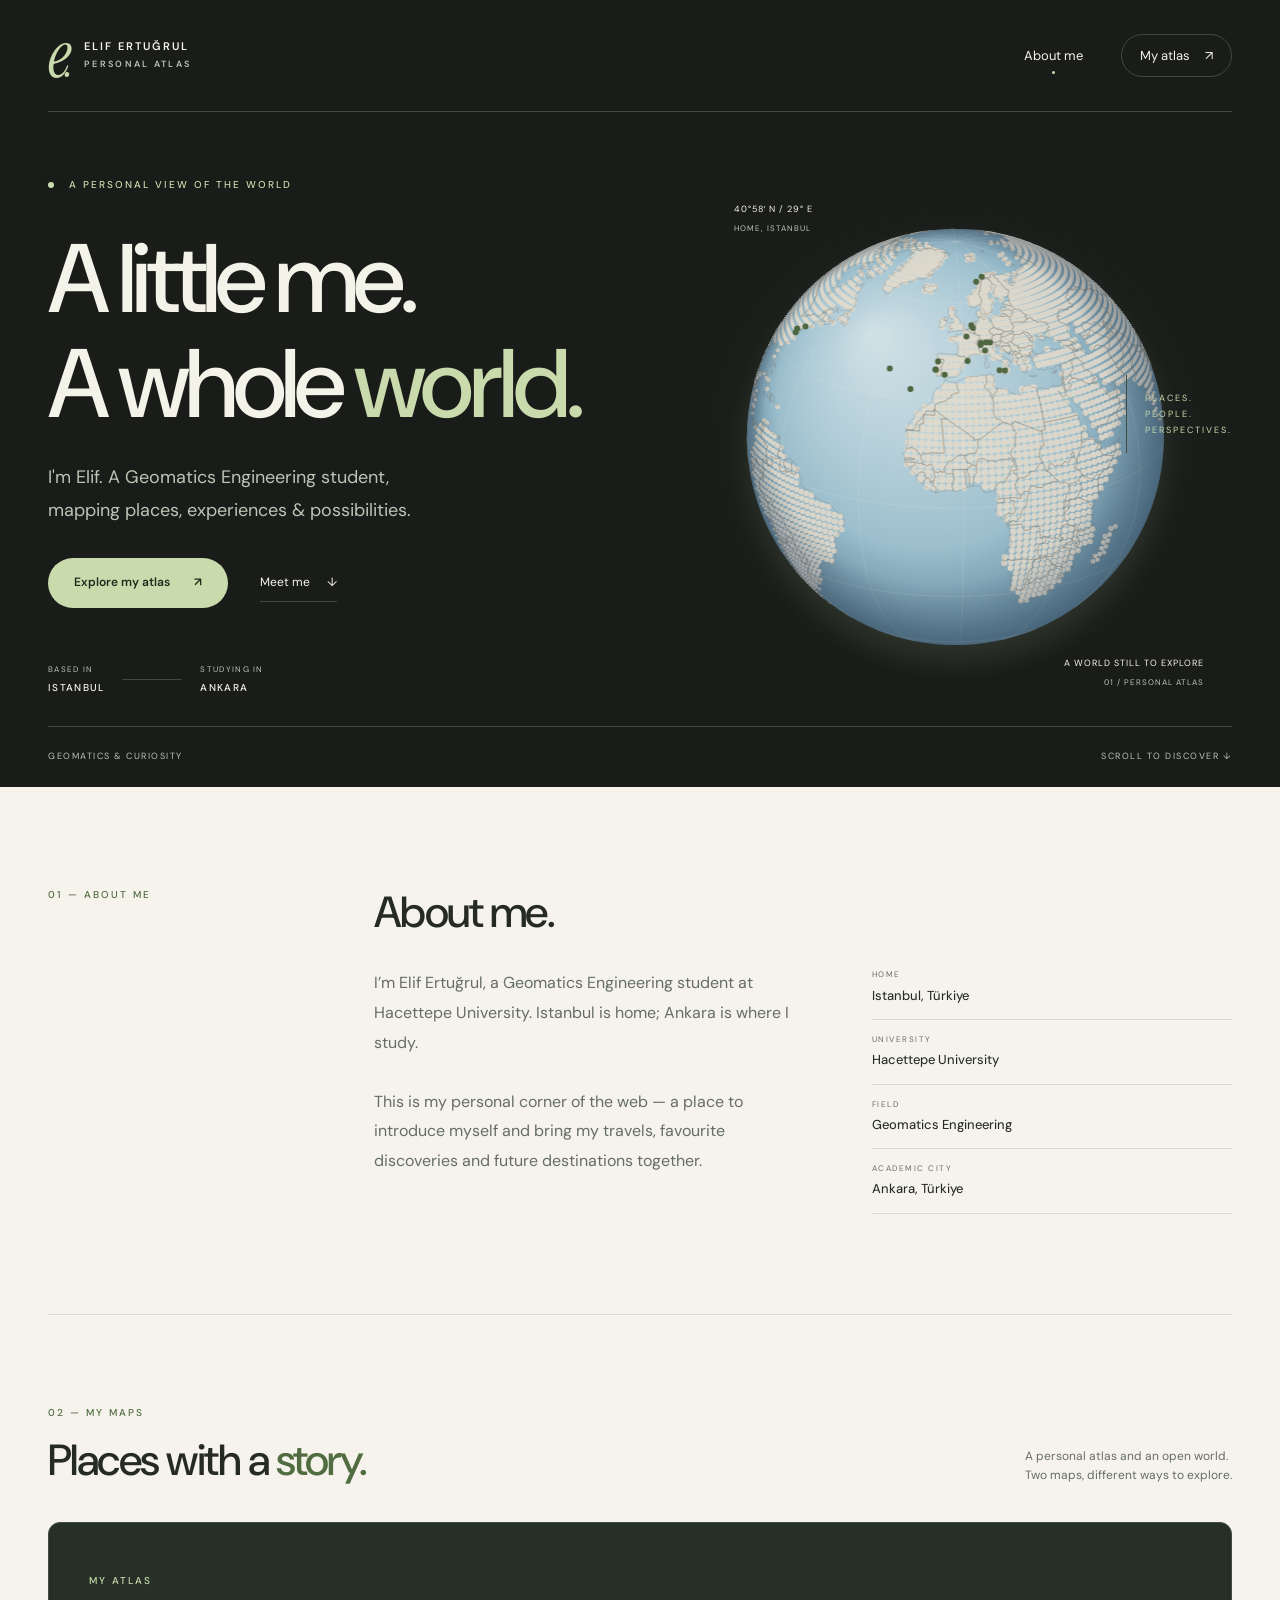
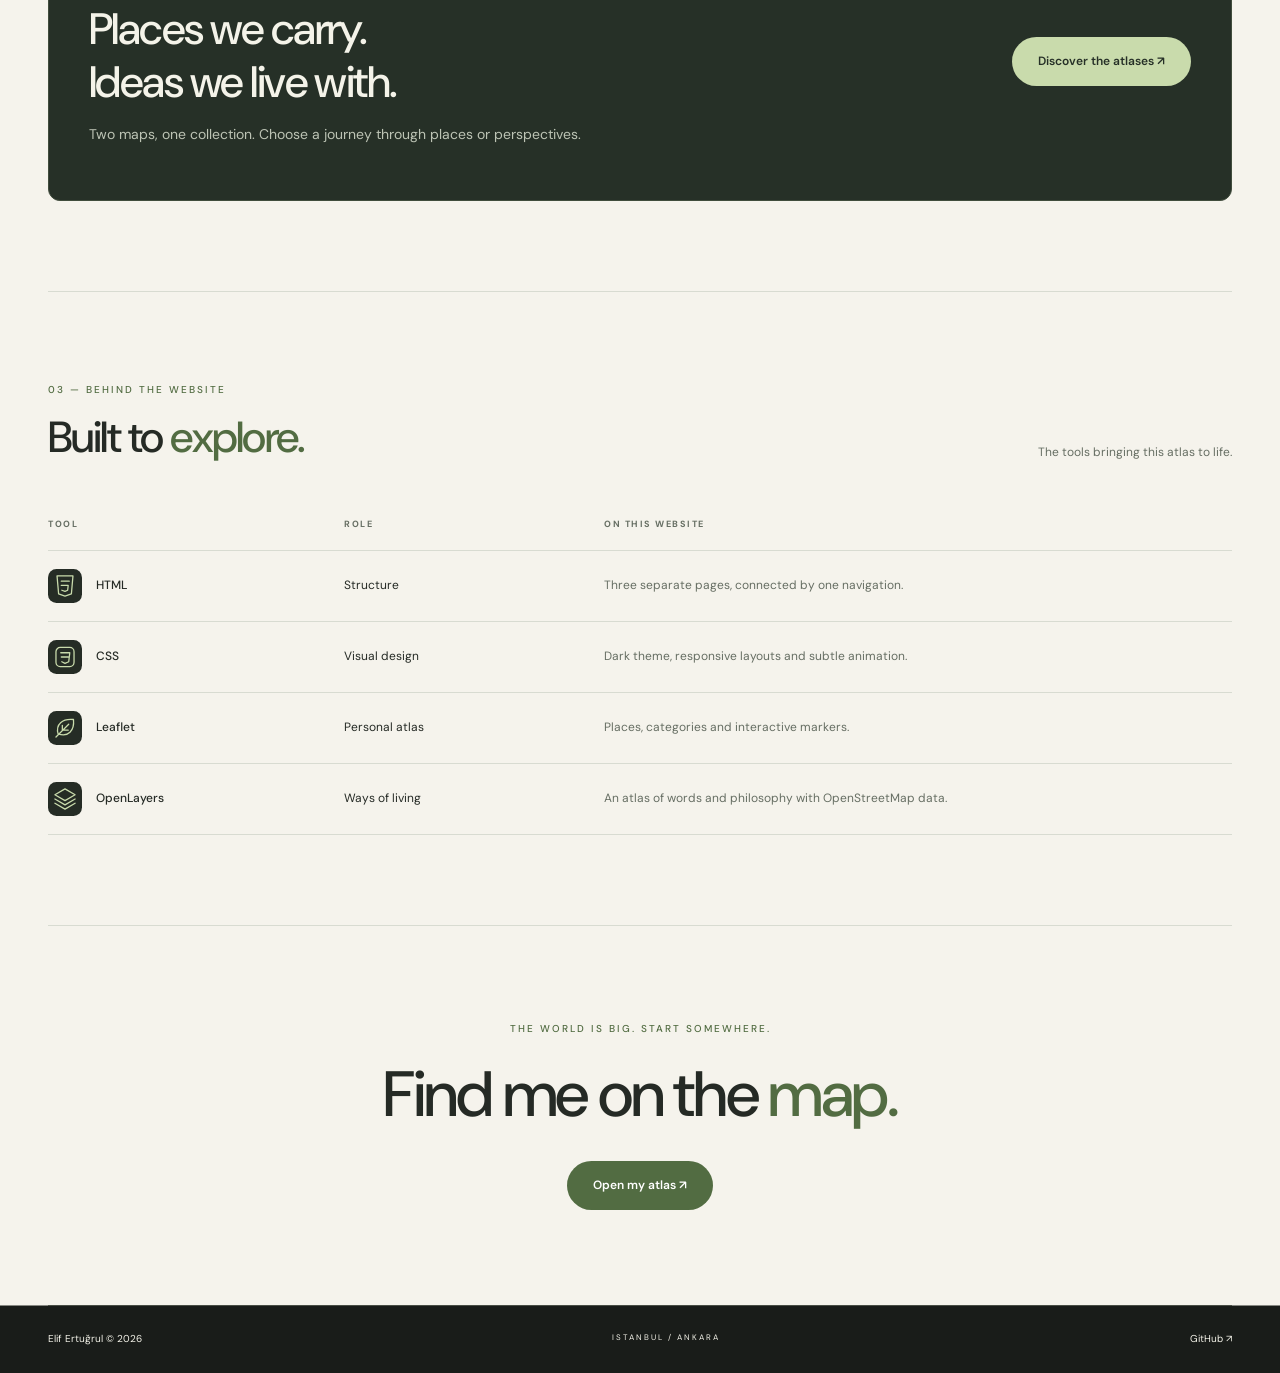
<file: index.html>
<!DOCTYPE html>
<html lang="en">
  <head>
    <meta charset="UTF-8" />
    <meta name="referrer" content="strict-origin-when-cross-origin" />
    <meta name="viewport" content="width=device-width,initial-scale=1" />
    <meta name="theme-color" content="#191c19" />
    <meta
      name="description"
      content="Elif Ertuğrul — Geomatics Engineering student. Based in Istanbul, studying in Ankara. A personal atlas of places and possibilities."
    />
    <title>Personal atlas | Elif Ertuğrul</title>
    <link rel="icon" href="assets/favicon.svg" type="image/svg+xml" />
    <link rel="stylesheet" href="style.css" />
  </head>
  <body>
    <a class="skip" href="#main">Skip to content</a>
    <header class="header">
      <a class="brand" href="index.html" aria-label="Elif Ertuğrul home"
        ><span class="brand-letter">e<span>.</span></span
        ><span class="brand-name"
          >ELIF ERTUĞRUL<br /><small>PERSONAL ATLAS</small></span
        ></a
      >
      <nav aria-label="Main navigation">
        <a href="index.html" aria-current="page">About me</a
        ><a href="atlas.html">My atlas <span>↗</span></a>
      </nav>
    </header>
    <main id="main">
      <section class="hero wrap">
        <div class="hero-copy">
          <div class="eyebrow">
            <span class="live-dot"></span> A PERSONAL VIEW OF THE WORLD
          </div>
          <h1>A little me.<br />A whole <span class="serif">world.</span></h1>
          <p class="hero-description">
            I'm Elif. A Geomatics Engineering student,<br class="desktop" />
            mapping places, experiences &amp; possibilities.
          </p>
          <div class="hero-actions">
            <a class="button primary" href="atlas.html"
              >Explore my atlas <span>↗</span></a
            ><a class="text-link" href="#about">Meet me <span>↓</span></a>
          </div>
          <div class="location-line">
            <span>BASED IN <b>ISTANBUL</b></span
            ><span class="line"></span><span>STUDYING IN <b>ANKARA</b></span>
          </div>
        </div>
        <div class="globe-scene" aria-label="Decorative globe illustration">
          <div class="globe-label label-top">
            40°58′ N / 29° E<span>HOME, ISTANBUL</span>
          </div>
          <canvas
            id="globe-3d"
            class="globe"
            role="img"
            aria-label="Rotating three-dimensional Earth with country boundaries"
          ></canvas>
          <div class="orbit-badge">PLACES.<br />PEOPLE.<br />PERSPECTIVES.</div>
          <div class="globe-label label-bottom">
            A WORLD STILL TO EXPLORE <span>01 / PERSONAL ATLAS</span>
          </div>
        </div>
        <div class="hero-bottom">
          <span>GEOMATICS &amp; CURIOSITY</span><span>SCROLL TO DISCOVER ↓</span>
        </div>
      </section>
      <section class="about wrap" id="about">
        <div class="section-index">01 — ABOUT ME</div>
        <div class="about-content">
          <h2>About me.</h2>
          <div class="about-grid">
            <p>
              I’m Elif Ertuğrul, a Geomatics Engineering student at Hacettepe University.
              Istanbul is home; Ankara is where I study.<br /><br />This is my personal
              corner of the web — a place to introduce myself and bring my travels,
              favourite discoveries and future destinations together.
            </p>
            <div class="identity">
              <div><span>HOME</span><b>Istanbul, Türkiye</b></div>
              <div><span>UNIVERSITY</span><b>Hacettepe University</b></div>
              <div><span>FIELD</span><b>Geomatics Engineering</b></div>
              <div><span>ACADEMIC CITY</span><b>Ankara, Türkiye</b></div>
            </div>
          </div>
        </div>
      </section>
      <section class="explore wrap">
        <div class="section-heading">
          <div>
            <div class="section-index">02 — MY MAPS</div>
            <h2>Places with a <span class="serif">story.</span></h2>
          </div>
          <p>
            A personal atlas and an open world.<br />Two maps, different ways to explore.
          </p>
        </div>
        <a class="atlas-portal" href="atlas.html"
          ><div>
            <p class="eyebrow">MY ATLAS</p>
            <h3>Places we carry.<br />Ideas we live with.</h3>
            <p>
              Two maps, one collection. Choose a journey through places or perspectives.
            </p>
          </div>
          <span class="button primary">Discover the atlases ↗</span></a
        >
      </section>
      <section class="tools wrap">
        <div class="section-index">03 — BEHIND THE WEBSITE</div>
        <div class="section-heading">
          <h2>Built to <span class="serif">explore.</span></h2>
          <p>The tools bringing this atlas to life.</p>
        </div>
        <div class="table-scroll">
          <table>
            <caption class="sr-only">
              Technologies used to build this website
            </caption>
            <thead>
              <tr>
                <th>TOOL</th>
                <th>ROLE</th>
                <th>ON THIS WEBSITE</th>
              </tr>
            </thead>
            <tbody>
              <tr>
                <th scope="row"><img src="assets/html.svg" alt="HTML symbol" />HTML</th>
                <td>Structure</td>
                <td>Three separate pages, connected by one navigation.</td>
              </tr>
              <tr>
                <th scope="row"><img src="assets/css.svg" alt="CSS symbol" />CSS</th>
                <td>Visual design</td>
                <td>Dark theme, responsive layouts and subtle animation.</td>
              </tr>
              <tr>
                <th scope="row">
                  <img src="assets/leaflet.svg" alt="Leaf symbol" />Leaflet
                </th>
                <td>Personal atlas</td>
                <td>Places, categories and interactive markers.</td>
              </tr>
              <tr>
                <th scope="row">
                  <img src="assets/openlayers.svg" alt="Layer symbol" />OpenLayers
                </th>
                <td>Ways of living</td>
                <td>An atlas of words and philosophy with OpenStreetMap data.</td>
              </tr>
            </tbody>
          </table>
        </div>
      </section>
      <section class="closing wrap">
        <div class="eyebrow">THE WORLD IS BIG. START SOMEWHERE.</div>
        <h2>Find me on the <span class="serif">map.</span></h2>
        <a class="button primary" href="atlas.html">Open my atlas ↗</a>
      </section>
    </main>
    <footer class="footer">
      <span>Elif Ertuğrul © 2026</span><span>ISTANBUL / ANKARA</span
      ><a
        href="https://github.com/elifertugrul777"
        target="_blank"
        rel="noopener noreferrer"
        >GitHub ↗</a
      >
    </footer>
    <script src="js/site.js"></script>
    <script src="js/world-data.js"></script>
    <script src="js/places.js"></script>
    <script src="js/globe.js"></script>
  </body>
</html>
</file>
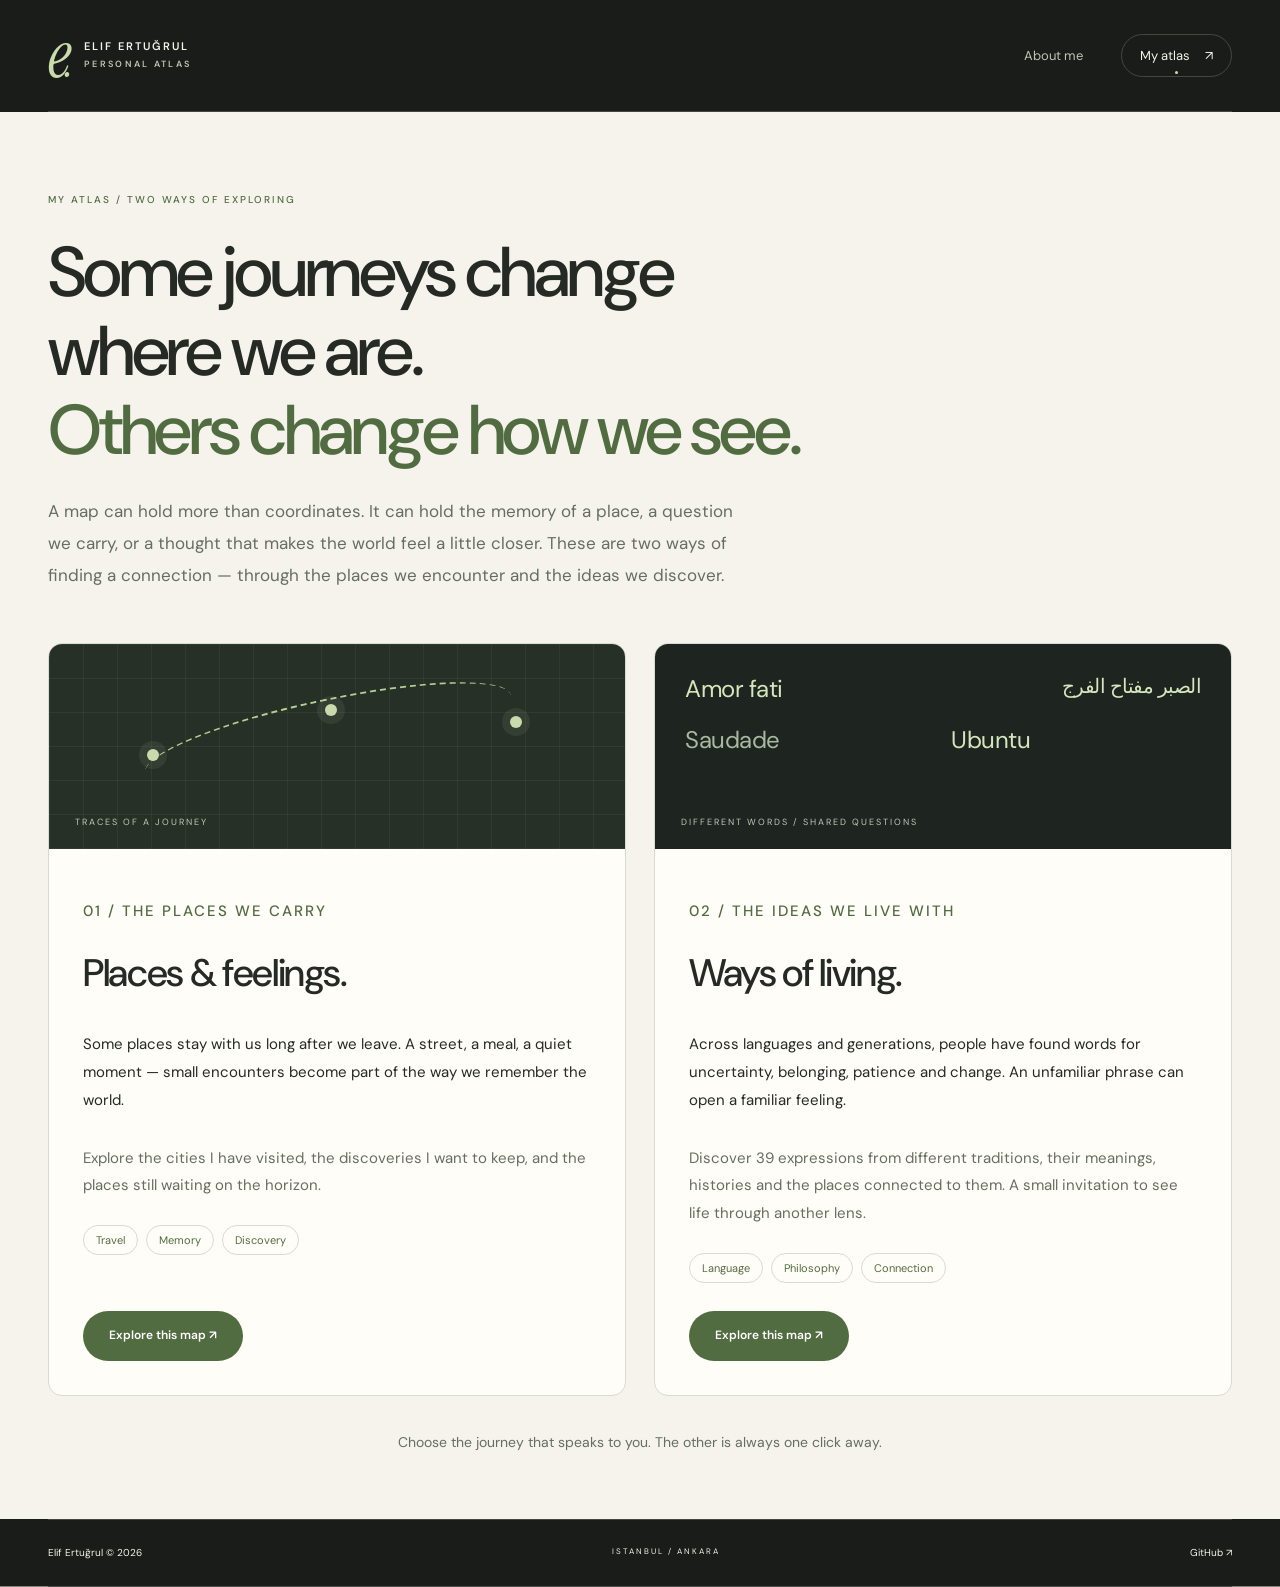
<file: atlas.html>
<!DOCTYPE html>
<html lang="en">
  <head>
    <meta charset="UTF-8" />
    <meta name="referrer" content="strict-origin-when-cross-origin" />
    <meta name="viewport" content="width=device-width,initial-scale=1" />
    <meta name="theme-color" content="#191c19" />
    <meta
      name="description"
      content="Elif Ertuğrul — Geomatics Engineering student. Based in Istanbul, studying in Ankara. A personal atlas of places and possibilities."
    />
    <title>My Atlas | Elif Ertuğrul</title>
    <link rel="icon" href="assets/favicon.svg" type="image/svg+xml" />
    <link rel="stylesheet" href="style.css" />
  </head>
  <body>
    <a class="skip" href="#main">Skip to content</a>
    <header class="header">
      <a class="brand" href="index.html" aria-label="Elif Ertuğrul home"
        ><span class="brand-letter">e<span>.</span></span
        ><span class="brand-name"
          >ELIF ERTUĞRUL<br /><small>PERSONAL ATLAS</small></span
        ></a
      >
      <nav aria-label="Main navigation">
        <a href="index.html">About me</a
        ><a href="atlas.html" aria-current="page">My atlas <span>↗</span></a>
      </nav>
    </header>
    <main id="main" class="wrap atlas-hub">
      <section class="atlas-introduction">
        <p class="eyebrow">MY ATLAS / TWO WAYS OF EXPLORING</p>
        <h1>
          Some journeys change<br />where we are.<br /><span
            >Others change how we see.</span
          >
        </h1>
        <p>
          A map can hold more than coordinates. It can hold the memory of a place, a
          question we carry, or a thought that makes the world feel a little closer. These
          are two ways of finding a connection — through the places we encounter and the
          ideas we discover.
        </p>
      </section>
      <div class="atlas-choices">
        <article class="atlas-choice">
          <div class="choice-art journey-art" aria-hidden="true">
            <span class="art-route"></span><i></i><i></i><i></i
            ><span class="art-caption">TRACES OF A JOURNEY</span>
          </div>
          <div class="choice-copy">
            <p class="eyebrow">01 / THE PLACES WE CARRY</p>
            <h2>Places &amp; feelings.</h2>
            <p>
              Some places stay with us long after we leave. A street, a meal, a quiet
              moment — small encounters become part of the way we remember the world.
            </p>
            <p class="choice-description">
              Explore the cities I have visited, the discoveries I want to keep, and the
              places still waiting on the horizon.
            </p>
            <div class="choice-tags">
              <span>Travel</span><span>Memory</span><span>Discovery</span>
            </div>
            <a class="button primary" href="travel.html">Explore this map ↗</a>
          </div>
        </article>
        <article class="atlas-choice">
          <div class="choice-art words-art" aria-hidden="true">
            <span>Amor fati</span><span lang="ar" dir="rtl">الصبر مفتاح الفرج</span
            ><span>Saudade</span><span>Ubuntu</span
            ><span class="art-caption">DIFFERENT WORDS / SHARED QUESTIONS</span>
          </div>
          <div class="choice-copy">
            <p class="eyebrow">02 / THE IDEAS WE LIVE WITH</p>
            <h2>Ways of living.</h2>
            <p>
              Across languages and generations, people have found words for uncertainty,
              belonging, patience and change. An unfamiliar phrase can open a familiar
              feeling.
            </p>
            <p class="choice-description">
              Discover 39 expressions from different traditions, their meanings, histories
              and the places connected to them. A small invitation to see life through
              another lens.
            </p>
            <div class="choice-tags">
              <span>Language</span><span>Philosophy</span><span>Connection</span>
            </div>
            <a class="button primary" href="map2.html">Explore this map ↗</a>
          </div>
        </article>
      </div>
      <p class="atlas-closing">
        Choose the journey that speaks to you. The other is always one click away.
      </p>
    </main>
    <footer class="footer">
      <span>Elif Ertuğrul © 2026</span><span>ISTANBUL / ANKARA</span
      ><a
        href="https://github.com/elifertugrul777"
        target="_blank"
        rel="noopener noreferrer"
        >GitHub ↗</a
      >
    </footer>
    <script src="js/site.js"></script>
  </body>
</html>
</file>
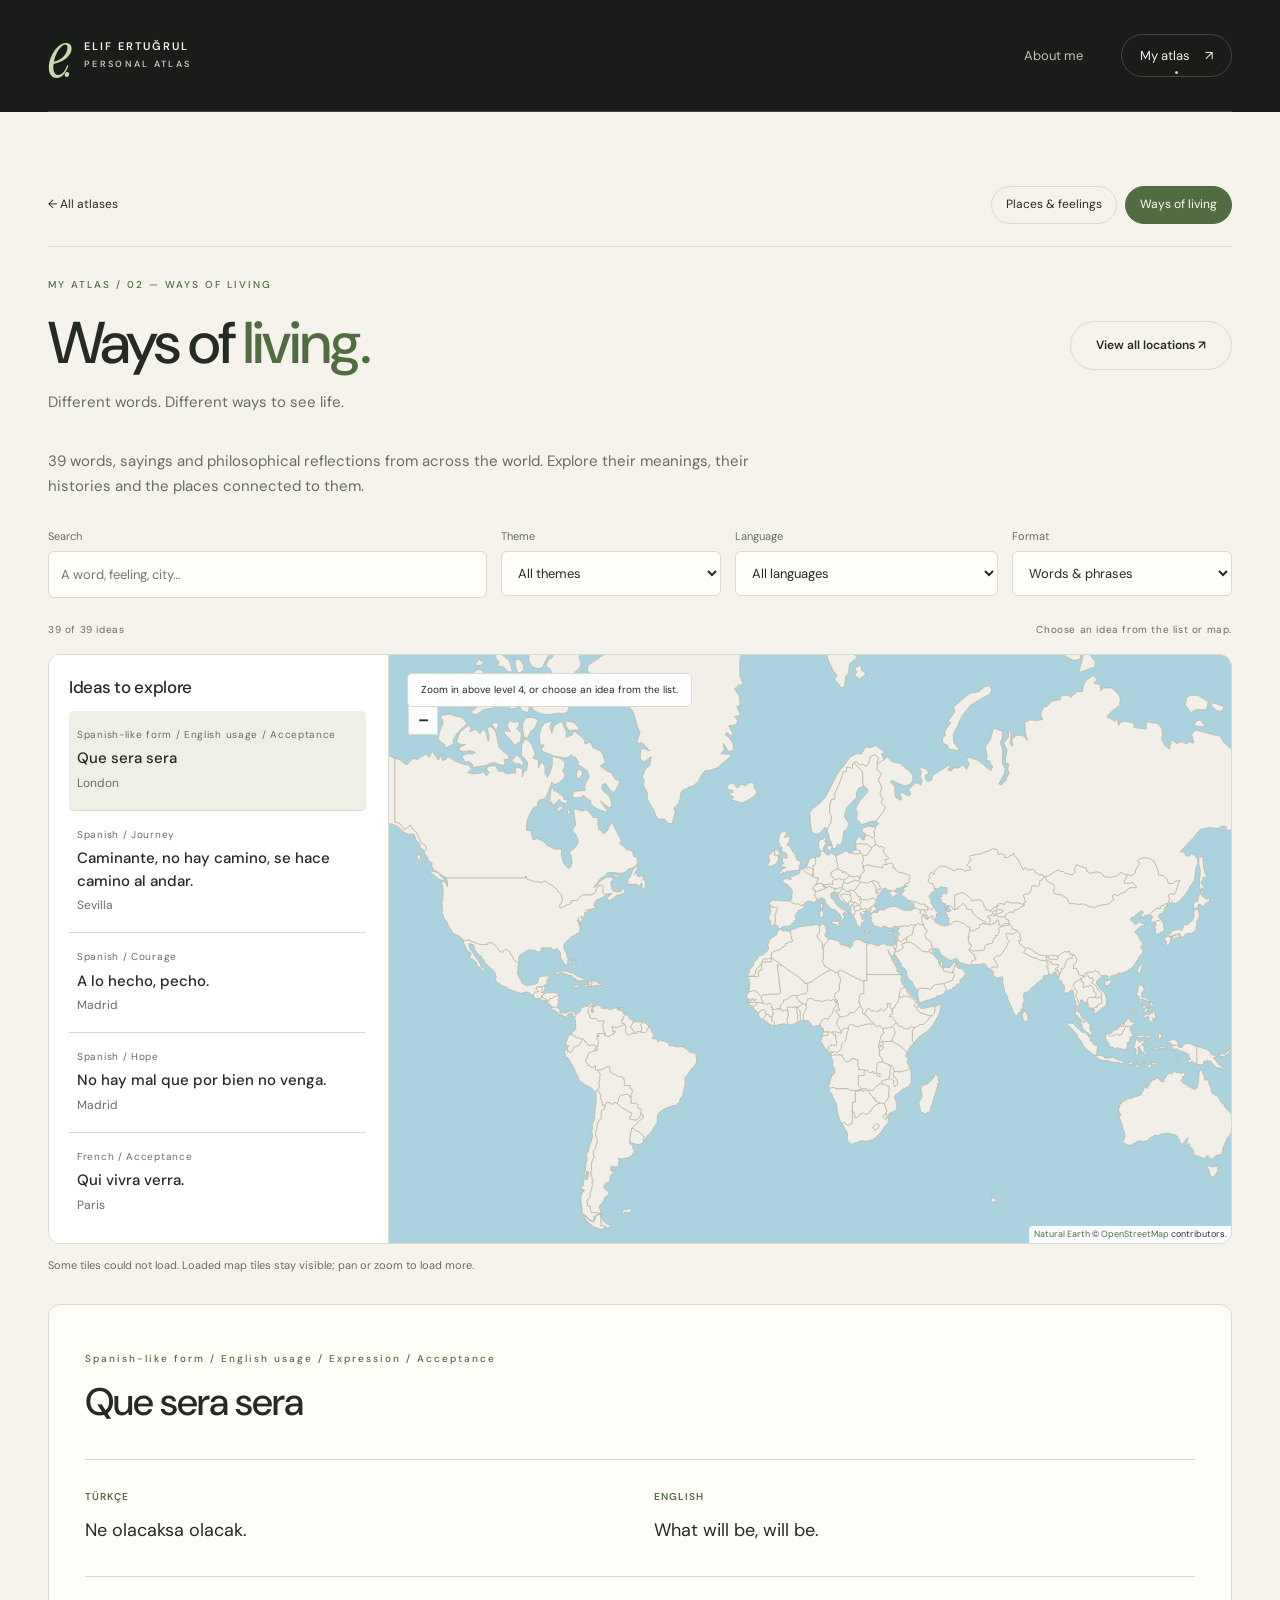
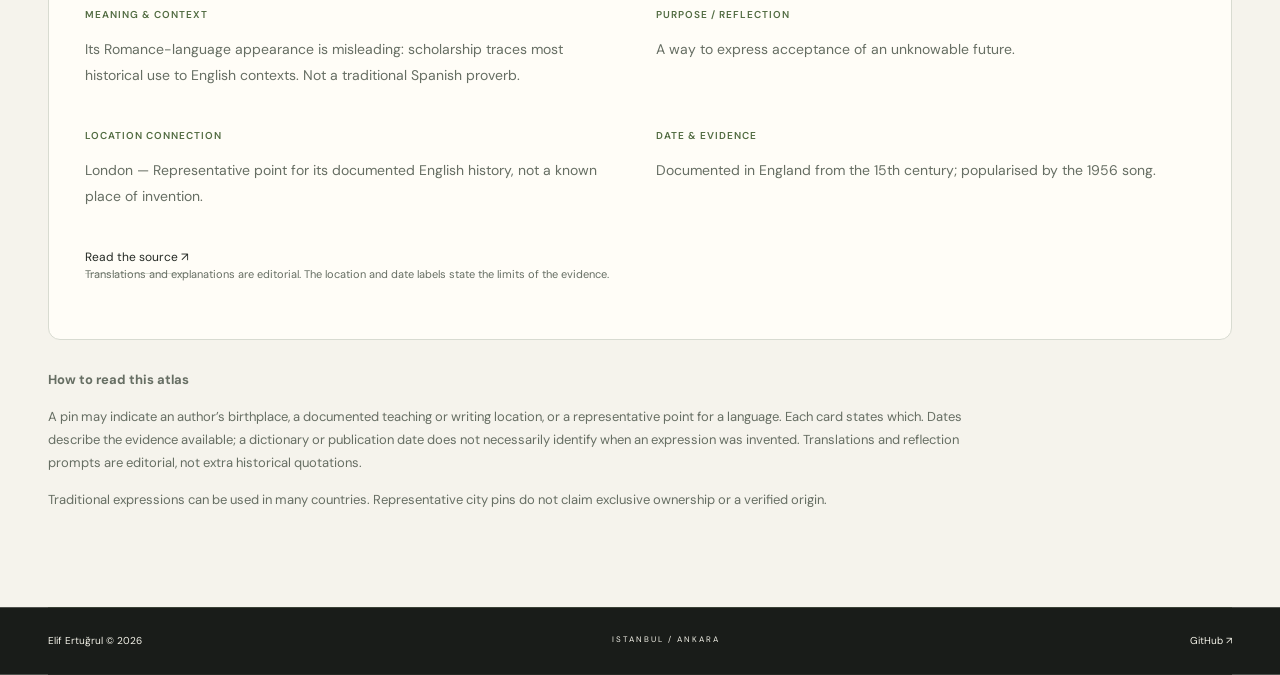
<file: map2.html>
<!DOCTYPE html>
<html lang="en">
  <head>
    <meta charset="UTF-8" />
    <meta name="referrer" content="strict-origin-when-cross-origin" />
    <meta name="viewport" content="width=device-width,initial-scale=1" />
    <meta name="theme-color" content="#191c19" />
    <meta
      name="description"
      content="Elif Ertuğrul — Geomatics Engineering student. Based in Istanbul, studying in Ankara. A personal atlas of places and possibilities."
    />
    <title>Ways of Living | Elif Ertuğrul</title>
    <link rel="icon" href="assets/favicon.svg" type="image/svg+xml" />
    <link rel="stylesheet" href="style.css" />
    <link rel="stylesheet" href="vendor/ol.css" />
  </head>
  <body>
    <a class="skip" href="#main">Skip to content</a>
    <header class="header">
      <a class="brand" href="index.html" aria-label="Elif Ertuğrul home"
        ><span class="brand-letter">e<span>.</span></span
        ><span class="brand-name"
          >ELIF ERTUĞRUL<br /><small>PERSONAL ATLAS</small></span
        ></a
      >
      <nav aria-label="Main navigation">
        <a href="index.html">About me</a
        ><a href="atlas.html" aria-current="page">My atlas <span>↗</span></a>
      </nav>
    </header>
    <main id="main" class="wrap map-main words-page">
      <nav class="atlas-switcher" aria-label="Atlas navigation">
        <a href="atlas.html">← All atlases</a>
        <div>
          <a href="travel.html">Places &amp; feelings</a
          ><a href="map2.html" aria-current="page">Ways of living</a>
        </div>
      </nav>
      <div class="map-page-heading">
        <div>
          <div class="section-index">MY ATLAS / 02 — WAYS OF LIVING</div>
          <h1>Ways of <span class="serif">living.</span></h1>
          <p>Different words. Different ways to see life.</p>
        </div>
        <button class="button outline" id="world-reset">View all locations ↗</button>
      </div>
      <div class="words-intro">
        39 words, sayings and philosophical reflections from across the world. Explore
        their meanings, their histories and the places connected to them.
      </div>
      <div class="words-controls">
        <label
          >Search<input
            id="words-search"
            type="search"
            placeholder="A word, feeling, city…"
        /></label>
        <label
          >Theme<select id="words-theme">
            <option value="all">All themes</option>
          </select></label
        >
        <label
          >Language<select id="words-language">
            <option value="all">All languages</option>
          </select></label
        >
        <label
          >Format<select id="words-kind">
            <option value="all">Words &amp; phrases</option>
          </select></label
        >
      </div>
      <div class="world-toolbar">
        <span id="words-count" role="status"></span
        ><span id="world-coordinates">Choose an idea from the list or map.</span>
      </div>
      <div class="atlas-layout words-layout">
        <aside class="places-panel">
          <div class="panel-title"><h2>Ideas to explore</h2></div>
          <div id="words-list" class="place-list"></div>
        </aside>
        <div class="map-shell">
          <div
            id="world-map"
            class="map-canvas"
            aria-label="OpenLayers map of words and ideas"
          ></div>
          <div class="map-status" id="words-zoom" role="status"></div>
          <div class="map-error" id="world-error" hidden role="alert">
            The map library could not load. You can still explore the words below.
          </div>
        </div>
      </div>
      <p class="basemap-note" id="basemap-note" role="status"></p>
      <article id="word-detail" class="word-detail" aria-live="polite"></article>
      <div class="words-evidence">
        <strong>How to read this atlas</strong>
        <p>
          A pin may indicate an author’s birthplace, a documented teaching or writing
          location, or a representative point for a language. Each card states which.
          Dates describe the evidence available; a dictionary or publication date does not
          necessarily identify when an expression was invented. Translations and
          reflection prompts are editorial, not extra historical quotations.
        </p>
        <p>
          Traditional expressions can be used in many countries. Representative city pins
          do not claim exclusive ownership or a verified origin.
        </p>
      </div>
    </main>
    <footer class="footer">
      <span>Elif Ertuğrul © 2026</span><span>ISTANBUL / ANKARA</span
      ><a
        href="https://github.com/elifertugrul777"
        target="_blank"
        rel="noopener noreferrer"
        >GitHub ↗</a
      >
    </footer>
    <script src="js/site.js"></script>
    <script src="js/world-data.js"></script>
    <script src="vendor/ol.js"></script>
    <script src="js/words-data.js"></script>
    <script src="js/world.js"></script>
  </body>
</html>
</file>
<file: style.css>
@font-face {
  font-family: "DM Sans";
  src: url("assets/fonts/dm-sans.ttf") format("truetype");
  font-weight: 100 1000;
  font-style: normal;
  font-display: swap;
}
@font-face {
  font-family: "Instrument Serif";
  src: url("assets/fonts/instrument-serif.ttf") format("truetype");
  font-weight: 400;
  font-style: italic;
  font-display: swap;
}
:root {
  --bg: #f5f3ec;
  --panel: #ffffff;
  --line: #d8dbd1;
  --text: #252a25;
  --muted: #666e63;
  --accent: #526c42;
  --gold: #b27536;
  --serif: "Instrument Serif", Georgia, serif;
  --sans: "DM Sans", Arial, sans-serif;
}
* {
  box-sizing: border-box;
}
html {
  scroll-behavior: smooth;
}
body {
  margin: 0;
  background: var(--bg);
  color: var(--text);
  font-family: var(--sans);
  line-height: 1.65;
  -webkit-font-smoothing: antialiased;
}
a {
  color: inherit;
  text-decoration: none;
}
button,
input,
select,
textarea {
  font: inherit;
}
button,
a,
input,
select,
textarea {
  -webkit-tap-highlight-color: transparent;
}
button {
  cursor: pointer;
}
button:disabled {
  cursor: default;
}
a:focus-visible,
button:focus-visible,
input:focus-visible,
select:focus-visible,
textarea:focus-visible {
  outline: 2px solid var(--accent);
  outline-offset: 5px;
}
::selection {
  background: var(--accent);
  color: var(--bg);
}
.wrap {
  width: min(1240px, calc(100% - 96px));
  margin: auto;
}
.header {
  width: min(1340px, calc(100% - 96px));
  margin: auto;
  display: flex;
  align-items: center;
  justify-content: space-between;
  gap: 30px;
  height: 112px;
  border-bottom: 1px solid var(--line);
}
.brand {
  display: flex;
  align-items: center;
  gap: 17px;
}
.brand-letter {
  font: italic 66px/0.8 var(--serif);
  color: var(--accent);
  letter-spacing: -7px;
}
.brand-letter > span {
  font-size: 44px;
}
.brand-name {
  font-size: 11px;
  line-height: 1.6;
  letter-spacing: 2px;
  font-weight: 600;
}
.brand-name small {
  font-size: 9px;
  color: var(--muted);
  letter-spacing: 2.3px;
}
.header nav {
  display: flex;
  gap: 38px;
  align-items: center;
  font-size: 13px;
}
.header nav a {
  color: var(--muted);
  transition: color 0.2s;
}
.header nav a:hover,
.header nav a[aria-current] {
  color: var(--text);
}
.header nav a[aria-current]::after {
  content: "";
  display: block;
  height: 3px;
  width: 3px;
  border-radius: 100%;
  background: var(--accent);
  margin: 5px auto -8px;
}
.header nav a:last-child {
  padding: 10px 18px;
  border: 1px solid var(--line);
  border-radius: 30px;
  color: var(--text);
}
.header nav a span {
  margin-left: 12px;
}
.hero {
  position: relative;
  min-height: 720px;
  display: grid;
  grid-template-columns: 1.12fr 1fr;
  align-items: center;
  padding: 65px 0 90px;
  gap: 10px;
}
.eyebrow,
.section-index {
  font-size: 10px;
  letter-spacing: 2px;
  line-height: 1.6;
  font-weight: 500;
  color: var(--accent);
}
.live-dot {
  width: 6px;
  height: 6px;
  background: var(--accent);
  border-radius: 50%;
  display: inline-block;
  margin-right: 10px;
  box-shadow: 0 0 12px #526c4235;
}
.hero h1 {
  font-size: clamp(65px, 7.6vw, 105px);
  line-height: 0.99;
  letter-spacing: -6px;
  font-weight: 450;
  margin: 33px 0 25px;
}
.serif {
  font-family: var(--serif);
  font-style: italic;
  font-weight: 400;
  letter-spacing: -0.025em;
  color: var(--accent);
}
.hero-description {
  font-size: 16px;
  line-height: 1.9;
  color: var(--muted);
  max-width: 430px;
}
.hero-actions {
  display: flex;
  align-items: center;
  gap: 32px;
  margin-top: 32px;
}
.button {
  display: inline-flex;
  align-items: center;
  justify-content: center;
  gap: 24px;
  border-radius: 40px;
  padding: 14px 25px;
  font-size: 12px;
  font-weight: 600;
  border: 1px solid transparent;
  transition:
    transform 0.2s,
    background 0.2s;
  white-space: nowrap;
}
.button:hover {
  transform: translateY(-2px);
}
.primary {
  background: var(--accent);
  color: #ffffff;
}
.primary:hover {
  background: #637e51;
}
.outline {
  border-color: var(--line);
  color: var(--text);
  background: transparent;
}
.text-link {
  font-size: 12px;
  border-bottom: 1px solid var(--line);
  padding: 8px 0;
}
.text-link span {
  margin-left: 14px;
}
.location-line {
  display: flex;
  gap: 18px;
  align-items: center;
  margin-top: 55px;
  font-size: 8px;
  letter-spacing: 1.3px;
  color: var(--muted);
}
.location-line b {
  display: block;
  font-weight: 500;
  color: var(--text);
  font-size: 10px;
  margin-top: 4px;
}
.line {
  height: 1px;
  width: 60px;
  background: var(--line);
}
.globe-scene {
  position: relative;
  height: 520px;
  display: flex;
  align-items: center;
  justify-content: center;
}
.globe {
  width: 110%;
  max-width: 620px;
  animation: float 9s ease-in-out infinite;
  opacity: 0.92;
}
.globe-label {
  position: absolute;
  font-size: 9px;
  letter-spacing: 1px;
  z-index: 1;
  color: var(--text);
}
.globe-label span {
  display: block;
  color: var(--muted);
  font-size: 8px;
  margin-top: 5px;
}
.label-top {
  left: 10%;
  top: 25px;
}
.label-bottom {
  right: 5%;
  bottom: 8px;
  text-align: right;
}
.orbit-badge {
  position: absolute;
  right: 0;
  top: 38%;
  font-size: 9px;
  line-height: 1.8;
  letter-spacing: 2px;
  color: var(--accent);
  padding: 15px 0 15px 18px;
  border-left: 1px solid var(--line);
}
.hero-bottom {
  position: absolute;
  bottom: 23px;
  left: 0;
  right: 0;
  display: flex;
  justify-content: space-between;
  font-size: 9px;
  letter-spacing: 1.5px;
  color: var(--muted);
  border-top: 1px solid var(--line);
  padding-top: 22px;
}
.hero-copy {
  animation: enter 0.9s ease-out;
}
.about {
  padding: 100px 0;
  display: grid;
  grid-template-columns: 1fr 3fr;
  gap: 40px;
  border-bottom: 1px solid var(--line);
}
h2 {
  font-size: clamp(30px, 3.4vw, 46px);
  font-weight: 450;
  line-height: 1.18;
  letter-spacing: -1.5px;
  margin: 0 0 30px;
}
.muted {
  color: var(--muted);
}
.about-grid {
  display: grid;
  grid-template-columns: 1.2fr 1fr;
  gap: 65px;
}
.about-grid > p {
  font-size: 14px;
  color: var(--muted);
  margin: 0;
}
.identity > div {
  display: flex;
  flex-direction: column;
  padding: 13px 0;
  border-bottom: 1px solid var(--line);
}
.identity > div:first-child {
  padding-top: 0;
}
.identity span {
  font-size: 8px;
  color: var(--muted);
  letter-spacing: 1.5px;
}
.identity b {
  font-size: 13px;
  font-weight: 450;
  margin-top: 3px;
}
.explore,
.tools {
  padding: 90px 0;
  border-bottom: 1px solid var(--line);
}
.section-heading {
  display: flex;
  justify-content: space-between;
  align-items: end;
  gap: 30px;
  margin-bottom: 36px;
}
.section-heading h2 {
  margin: 14px 0 0;
}
.section-heading > p {
  font-size: 12px;
  color: var(--muted);
  margin-bottom: 0;
}
.map-cards {
  display: grid;
  grid-template-columns: 1.1fr 1fr;
  gap: 24px;
}
.atlas-card {
  position: relative;
  min-height: 340px;
  padding: 28px;
  overflow: hidden;
  border: 1px solid #3e4939;
  border-radius: 12px;
  background: #263027;
  transition:
    transform 0.25s,
    border-color 0.25s;
}
.atlas-card:hover {
  transform: translateY(-5px);
  border-color: var(--accent);
}
.secondary-card {
  background: #202521;
  border-color: var(--line);
}
.card-top {
  display: flex;
  justify-content: space-between;
  position: relative;
  font-size: 10px;
  letter-spacing: 1.4px;
  z-index: 1;
}
.card-top > span:last-child {
  font-size: 24px;
  line-height: 1;
}
.card-bottom {
  position: absolute;
  bottom: 27px;
  left: 28px;
  z-index: 1;
}
.pill {
  font-size: 8px;
  letter-spacing: 1px;
  color: var(--accent);
  margin-bottom: 13px;
}
.card-bottom h3 {
  font-size: 28px;
  font-weight: 450;
  letter-spacing: -1px;
  margin: 0;
}
.card-bottom p {
  font-size: 12px;
  color: var(--muted);
  margin: 5px 0 0;
}
.card-grid {
  position: absolute;
  inset: 0;
  opacity: 0.5;
  background-image:
    linear-gradient(#8da27a12 1px, transparent 1px),
    linear-gradient(90deg, #8da27a12 1px, transparent 1px);
  background-size: 35px 35px;
  transform: rotate(-14deg) scale(1.4);
  mask-image: linear-gradient(black, transparent);
}
.pin {
  position: absolute;
  width: 10px;
  height: 10px;
  background: var(--accent);
  border-radius: 50%;
  box-shadow: 0 0 0 8px #526c4212;
}
.p1 {
  top: 32%;
  left: 38%;
}
.p2 {
  top: 20%;
  left: 65%;
  background: var(--gold);
}
.p3 {
  top: 43%;
  left: 76%;
}
.route {
  position: absolute;
  left: 40%;
  top: 25%;
  width: 30%;
  height: 20%;
  border-top: 1px dashed var(--accent);
  transform: rotate(-16deg);
}
.card-globe {
  position: absolute;
  width: 260px;
  height: 260px;
  right: -20px;
  top: 20px;
  border: 1px solid #b8c7ab23;
  border-radius: 50%;
  background: repeating-linear-gradient(0deg, transparent 0 28px, #b8c7ab12 29px 30px);
  transform: rotate(-25deg);
  opacity: 0.7;
}
.card-globe::after {
  content: "";
  position: absolute;
  inset: 0 65px;
  border: 1px solid #b8c7ab23;
  border-radius: 50%;
}
.table-scroll {
  overflow-x: auto;
}
table {
  width: 100%;
  border-collapse: collapse;
  text-align: left;
  font-size: 12px;
}
thead {
  font-size: 9px;
  letter-spacing: 1.5px;
  color: var(--muted);
}
th,
td {
  padding: 18px 0;
  border-bottom: 1px solid var(--line);
}
tbody th {
  font-weight: 500;
  width: 25%;
  white-space: nowrap;
}
tbody th img {
  width: 34px;
  height: 34px;
  vertical-align: middle;
  margin-right: 14px;
}
td {
  color: var(--muted);
}
td:nth-child(2) {
  width: 22%;
  color: var(--text);
}
.closing {
  text-align: center;
  padding: 95px 0;
}
.closing h2 {
  font-size: clamp(38px, 5vw, 64px);
  margin: 20px 0 28px;
}
.footer {
  width: min(1340px, calc(100% - 96px));
  margin: auto;
  border-top: 1px solid var(--line);
  padding: 25px 0;
  display: flex;
  justify-content: space-between;
  gap: 20px;
  font-size: 10px;
  color: var(--muted);
}
.footer > span:nth-child(2) {
  letter-spacing: 2px;
  font-size: 8px;
}
.footer a:hover {
  color: var(--accent);
}
.map-main {
  padding: 60px 0 55px;
}
.map-page-heading {
  display: flex;
  align-items: center;
  justify-content: space-between;
  gap: 24px;
  margin-bottom: 35px;
}
.map-page-heading h1 {
  font-size: clamp(36px, 4.6vw, 62px);
  line-height: 1.1;
  font-weight: 450;
  letter-spacing: -2px;
  margin: 18px 0 14px;
}
.map-page-heading p {
  font-size: 13px;
  color: var(--muted);
  margin: 0;
}
.atlas-toolbar {
  display: flex;
  justify-content: space-between;
  gap: 20px;
  align-items: center;
  padding: 0 0 20px;
}
.filters {
  display: flex;
  gap: 8px;
  flex-wrap: wrap;
}
.filter {
  background: transparent;
  color: var(--muted);
  border: 1px solid var(--line);
  border-radius: 30px;
  padding: 9px 15px;
  font-size: 11px;
}
.filter.active {
  background: var(--accent);
  border-color: var(--accent);
  color: #ffffff;
}
.filter .dot {
  margin-right: 5px;
}
.dot {
  width: 6px;
  height: 6px;
  border-radius: 50%;
  display: inline-block;
  vertical-align: middle;
}
.green {
  background: var(--accent);
}
.gold {
  background: var(--gold);
}
.filter.active .green {
  background: #ffffff;
}
.text-button {
  font-size: 11px;
  color: var(--muted);
  background: transparent;
  border: 0;
  border-bottom: 1px solid var(--line);
  padding: 5px 0;
}
.text-button:hover {
  color: var(--accent);
}
.atlas-layout {
  display: grid;
  grid-template-columns: 300px 1fr;
  border: 1px solid var(--line);
  border-radius: 12px;
  overflow: hidden;
  height: 570px;
}
.places-panel {
  background: var(--panel);
  padding: 22px 20px;
  display: flex;
  flex-direction: column;
  min-height: 0;
  border-right: 1px solid var(--line);
}
.panel-title {
  display: flex;
  justify-content: space-between;
  align-items: center;
}
.panel-title h2 {
  font-size: 17px;
  letter-spacing: -0.3px;
  margin: 0;
}
.panel-title > span {
  font-size: 11px;
  color: var(--accent);
  border: 1px solid var(--line);
  border-radius: 20px;
  padding: 2px 10px;
}
.search {
  margin: 20px 0 10px;
  width: 100%;
  font-size: 11px;
  padding: 11px 12px;
  background: #f7f7f0;
  color: var(--text);
  border: 1px solid var(--line);
  border-radius: 6px;
}
.place-list {
  overflow-y: auto;
  flex: 1;
  padding-right: 2px;
}
.place-row {
  position: relative;
  border-bottom: 1px solid var(--line);
}
.place-item {
  padding: 18px 18px 18px 0;
  width: 100%;
  border: 0;
  display: flex;
  flex-direction: column;
  align-items: flex-start;
  background: transparent;
  color: var(--text);
  text-align: left;
}
.place-item:hover strong {
  color: var(--accent);
}
.place-type {
  font-size: 8px;
  color: var(--muted);
  letter-spacing: 1px;
}
.place-item strong {
  font-size: 15px;
  font-weight: 450;
  margin: 4px 0;
}
.place-region {
  font-size: 10px;
  color: var(--muted);
}
.place-item .dot {
  position: absolute;
  right: 5px;
  top: 28px;
}
.delete-place {
  position: absolute;
  right: 0;
  bottom: 15px;
  color: var(--muted);
  background: none;
  border: 0;
  font-size: 18px;
  padding: 0 4px;
}
.empty-state {
  padding: 42px 8px;
  text-align: center;
}
.empty-state > span {
  font-size: 44px;
  color: var(--accent);
}
.empty-state h3 {
  font-size: 17px;
  font-weight: 450;
  line-height: 1.3;
}
.empty-state p {
  font-size: 12px;
  color: var(--muted);
}
.panel-foot {
  display: flex;
  justify-content: space-between;
  border-top: 1px solid var(--line);
  padding-top: 15px;
  font-size: 10px;
  color: var(--muted);
}
.map-shell {
  position: relative;
  isolation: isolate;
  background: #aad3df;
  min-width: 0;
}
.map-canvas {
  width: 100%;
  height: 100%;
}
.map-status {
  position: absolute;
  left: 18px;
  top: 18px;
  z-index: 500;
  background: #fffffff0;
  border: 1px solid #d8dbd1;
  padding: 8px 13px;
  font-size: 10px;
  border-radius: 5px;
  color: var(--text);
  pointer-events: none;
}
.map-reset {
  position: absolute;
  left: 18px;
  bottom: 32px;
  z-index: 500;
  background: #fffffff0;
  color: var(--text);
  border: 1px solid #d8dbd1;
  padding: 9px 13px;
  border-radius: 5px;
  font-size: 10px;
}
.map-footnote {
  display: flex;
  justify-content: space-between;
  gap: 20px;
  padding: 15px 0;
  font-size: 10px;
  color: var(--muted);
}
.map-footnote .dot {
  margin: 0 5px 0 10px;
}
.map-footnote .dot:first-child {
  margin-left: 0;
}
.data-actions {
  display: flex;
  justify-content: space-between;
  align-items: center;
  gap: 15px;
  border-top: 1px solid var(--line);
  padding-top: 15px;
  font-size: 11px;
  color: var(--muted);
}
.data-actions > div {
  display: flex;
  gap: 20px;
}
.import-label {
  cursor: pointer;
}
.notice {
  padding: 12px 16px;
  margin-bottom: 18px;
  border: 1px solid #826d49;
  background: #faf0e2;
  color: var(--gold);
  border-radius: 6px;
  font-size: 10px;
  letter-spacing: 0.3px;
}
.map-error {
  position: absolute;
  left: 10%;
  right: 10%;
  top: 42%;
  z-index: 600;
  padding: 24px;
  background: #fffffff0;
  border: 1px solid var(--line);
  border-radius: 8px;
  font-size: 13px;
  text-align: center;
}
.world-toolbar {
  display: flex;
  justify-content: space-between;
  gap: 15px;
  color: var(--muted);
  font-size: 10px;
  letter-spacing: 0.6px;
  margin-bottom: 15px;
}
.full-world {
  height: 610px;
  border: 1px solid var(--line);
  border-radius: 12px;
  overflow: hidden;
}
.world-caption {
  display: flex;
  justify-content: space-between;
  gap: 25px;
  padding-top: 22px;
  color: var(--muted);
  font-size: 10px;
}
.world-caption > span {
  letter-spacing: 1.5px;
}
.world-caption p {
  margin: 0;
  text-align: right;
}
.leaflet-container {
  background: #aad3df;
  font-family: var(--sans);
}
.leaflet-tile-pane {
  filter: none;
}
.osm-base canvas {
  filter: none;
}
.leaflet-control-attribution {
  background: #fffffff0 !important;
  color: #586052 !important;
  font-size: 9px !important;
  padding: 3px 6px !important;
}
.leaflet-control-attribution a {
  color: #526c42 !important;
}
.leaflet-bar {
  border: 1px solid #d8dbd1 !important;
  box-shadow: none !important;
}
.leaflet-bar a {
  background: #ffffff !important;
  color: var(--text) !important;
  border-bottom-color: #d8dbd1 !important;
}
.leaflet-popup-content-wrapper,
.leaflet-popup-tip {
  background: #ffffff;
  color: var(--text);
}
.place-popup small {
  text-transform: uppercase;
  font-size: 9px;
  letter-spacing: 1px;
  color: var(--accent);
}
.place-popup h3 {
  font-size: 19px;
  font-weight: 500;
  margin: 8px 0;
}
.place-popup p {
  font-size: 12px;
  line-height: 1.6;
  margin: 8px 0;
  color: #62695f;
}
.ol-control {
  background: transparent !important;
}
.ol-control button {
  background: #fffffff2 !important;
  color: var(--text) !important;
  border: 1px solid #d8dbd1 !important;
  width: 30px !important;
  height: 30px !important;
}
.ol-attribution {
  background: #fffffff0 !important;
  color: #586052 !important;
  font-size: 9px !important;
  max-width: calc(100% - 60px);
}
.ol-attribution a {
  color: #526c42 !important;
}
.ol-attribution ul {
  font-size: 9px !important;
  text-shadow: none !important;
}
.ol-zoom {
  top: 18px !important;
  left: 18px !important;
}
dialog {
  background: #ffffff;
  color: var(--text);
  border: 1px solid #d8dbd1;
  border-radius: 14px;
  width: min(520px, calc(100% - 32px));
  padding: 28px;
  max-height: 90vh;
  overflow: auto;
}
dialog::backdrop {
  background: #080b08b8;
  backdrop-filter: blur(5px);
}
.dialog-top {
  display: flex;
  justify-content: space-between;
  gap: 20px;
}
.dialog-top h2 {
  font-size: 32px;
  margin: 10px 0 20px;
}
.close-dialog {
  align-self: start;
  color: var(--muted);
  background: none;
  border: 0;
  font-size: 26px;
  line-height: 1;
}
.form-row {
  display: grid;
  grid-template-columns: 1fr 1fr;
  gap: 16px;
}
form label {
  display: block;
  font-size: 11px;
  color: var(--muted);
  margin-bottom: 15px;
}
form input,
form select,
form textarea {
  display: block;
  width: 100%;
  margin-top: 6px;
  background: #f7f7f0;
  border: 1px solid var(--line);
  border-radius: 6px;
  color: var(--text);
  padding: 10px 12px;
  font-size: 12px;
  color-scheme: light;
}
form textarea {
  resize: vertical;
}
.small-note,
.form-message {
  font-size: 11px;
  color: var(--muted);
}
.form-message:empty {
  display: none;
}
.small-note {
  margin-top: -4px;
  margin-bottom: 20px;
}
.sr-only {
  position: absolute;
  width: 1px;
  height: 1px;
  padding: 0;
  margin: -1px;
  overflow: hidden;
  clip: rect(0, 0, 0, 0);
  white-space: nowrap;
  border: 0;
}
.skip {
  position: fixed;
  left: 20px;
  top: -80px;
  z-index: 9999;
  background: var(--accent);
  color: var(--bg);
  padding: 10px 20px;
}
.skip:focus {
  top: 20px;
}
[hidden] {
  display: none !important;
}
@keyframes float {
  0%,
  100% {
    transform: translateY(0) rotate(-2deg);
  }
  50% {
    transform: translateY(-12px) rotate(1deg);
  }
}
@keyframes enter {
  from {
    opacity: 0;
    transform: translateY(15px);
  }
  to {
    opacity: 1;
    transform: translateY(0);
  }
}
@media (min-width: 1600px) {
  .hero {
    min-height: 780px;
  }
}
@media (max-width: 1000px) {
  .wrap,
  .header,
  .footer {
    width: calc(100% - 56px);
  }
  .hero {
    min-height: 650px;
    grid-template-columns: 1.1fr 1fr;
  }
  .hero h1 {
    letter-spacing: -4px;
    font-size: 75px;
  }
  .globe-scene {
    height: 430px;
  }
  .orbit-badge {
    display: none;
  }
  .about {
    grid-template-columns: 1fr 3fr;
    gap: 25px;
  }
  .about-grid {
    gap: 30px;
  }
  .atlas-layout {
    grid-template-columns: 260px 1fr;
  }
  .atlas-toolbar {
    align-items: flex-start;
  }
  .filters {
    gap: 5px;
  }
  .filter {
    padding: 8px 10px;
  }
  .map-page-heading h1 {
    font-size: 48px;
  }
  .card-bottom h3 {
    font-size: 23px;
  }
}
@media (max-width: 700px) {
  .wrap,
  .header,
  .footer {
    width: calc(100% - 36px);
  }
  .header {
    height: auto;
    padding: 22px 0;
    gap: 20px;
    align-items: center;
  }
  .brand-name {
    display: none;
  }
  .brand-letter {
    font-size: 53px;
  }
  .header nav {
    gap: 18px;
    font-size: 11px;
  }
  .header nav a:last-child {
    padding: 7px 10px;
  }
  .header nav a span {
    margin-left: 3px;
  }
  .hero {
    grid-template-columns: 1fr;
    padding: 55px 0 75px;
    gap: 0;
    min-height: auto;
  }
  .hero h1 {
    font-size: clamp(62px, 14vw, 95px);
    letter-spacing: -4px;
    margin-top: 25px;
  }
  .hero-description {
    font-size: 14px;
  }
  .hero-actions {
    gap: 24px;
  }
  .location-line {
    margin-top: 35px;
  }
  .globe-scene {
    height: 330px;
    margin: 24px 0 20px;
  }
  .globe {
    width: 360px;
    max-width: 100%;
  }
  .label-top {
    left: 1%;
    top: 12px;
  }
  .label-bottom {
    right: 0;
    bottom: 0;
  }
  .hero-bottom {
    font-size: 7px;
    letter-spacing: 1px;
    bottom: 15px;
  }
  .about {
    display: block;
    padding: 55px 0;
  }
  .about-content {
    margin-top: 25px;
  }
  .about-grid {
    grid-template-columns: 1fr;
    gap: 25px;
  }
  .identity {
    display: grid;
    grid-template-columns: 1fr 1fr;
    gap: 0 20px;
  }
  .identity > div:first-child {
    padding-top: 13px;
  }
  .explore,
  .tools {
    padding: 55px 0;
  }
  .section-heading {
    display: block;
  }
  .section-heading > p {
    margin-top: 18px;
  }
  .map-cards {
    grid-template-columns: 1fr;
    gap: 16px;
  }
  .atlas-card {
    min-height: 300px;
  }
  .card-bottom h3 {
    font-size: 28px;
  }
  table {
    min-width: 520px;
    font-size: 11px;
  }
  .closing {
    padding: 65px 0;
  }
  .footer {
    flex-wrap: wrap;
    font-size: 9px;
    padding: 22px 0;
  }
  .footer > span:nth-child(2) {
    display: none;
  }
  .map-main {
    padding-top: 38px;
  }
  .map-page-heading {
    align-items: flex-start;
    flex-direction: column;
    gap: 20px;
  }
  .map-page-heading h1 {
    font-size: 43px;
  }
  .map-page-heading p {
    font-size: 12px;
  }
  .atlas-toolbar {
    flex-direction: column;
    gap: 12px;
  }
  .atlas-layout {
    display: flex;
    flex-direction: column-reverse;
    height: auto;
  }
  .map-shell {
    height: 420px;
    flex-shrink: 0;
  }
  .places-panel {
    height: 330px;
    border-right: 0;
    border-top: 1px solid var(--line);
  }
  .place-list {
    display: block;
  }
  .empty-state {
    padding: 10px;
  }
  .empty-state > span {
    font-size: 28px;
  }
  .empty-state h3 {
    margin: 8px 0;
  }
  .map-footnote {
    flex-direction: column;
    gap: 6px;
  }
  .map-status {
    max-width: calc(100% - 36px);
    font-size: 9px;
  }
  .data-actions {
    align-items: start;
    flex-direction: column;
    gap: 5px;
  }
  .data-actions p {
    margin: 8px 0;
  }
  .world-toolbar {
    flex-direction: column;
    font-size: 9px;
    gap: 10px;
  }
  .full-world {
    height: 480px;
  }
  .world-caption {
    font-size: 9px;
    gap: 15px;
  }
  .form-row {
    gap: 12px;
  }
  .button {
    padding: 12px 21px;
    font-size: 11px;
  }
  .eyebrow,
  .section-index {
    font-size: 9px;
  }
}
@media (prefers-reduced-motion: reduce) {
  html {
    scroll-behavior: auto;
  }
  *,
  *::before,
  *::after {
    animation: none !important;
    transition: none !important;
  }
  .button:hover,
  .atlas-card:hover {
    transform: none;
  }
}

.basemap-note {
  color: var(--muted);
  font-size: 11px;
  margin: -12px 0 24px;
}

/* Airy neutral surfaces and a naturally coloured basemap. */
.globe {
  animation: none;
  width: 100%;
  height: 100%;
  max-width: 560px;
  touch-action: pan-y;
  cursor: grab;
}
.globe-scene {
  background: radial-gradient(ellipse, #c9dbac12, transparent 68%);
}
.primary {
  color: white;
}
.notice {
  color: #875b26;
}

/* Charcoal and sage are balanced with spacious ivory sections. */
.header,
.hero,
.footer {
  --text: #f4f3e9;
  --muted: #bdc4b5;
  --accent: #c9dbac;
  --line: #424a3d;
  color: var(--text);
  background: #191c19;
  box-shadow: 0 0 0 100vmax #191c19;
  clip-path: inset(0 -100vmax);
}
.header {
  position: relative;
  z-index: 1;
}
.hero {
  min-height: 670px;
}
.hero .primary {
  color: #20291c;
}
.hero .primary:hover {
  background: #dce8cb;
}
.hero h1 {
  font-weight: 500;
  letter-spacing: -0.055em;
  line-height: 1.08;
}
.serif {
  font-family: var(--sans);
  font-style: normal;
  font-weight: 500;
  letter-spacing: -0.04em;
}
h2 {
  font-weight: 500;
  letter-spacing: -0.035em;
}
.hero-description {
  font-size: 18px;
  line-height: 1.8;
}
.about-grid > p {
  font-size: 16px;
  line-height: 1.85;
}
.about {
  padding-top: 100px;
  padding-bottom: 100px;
}
.atlas-card {
  --text: #f4f3e9;
  --muted: #bdc4b5;
  --accent: #c9dbac;
  color: var(--text);
}
.atlas-card:hover {
  border-color: #839d6c;
}
.card-bottom p {
  font-size: 14px;
}
.map-page-heading p {
  font-size: 15px;
}
.filter,
.search,
.text-button,
.data-actions {
  font-size: 12px;
}
.place-type {
  font-size: 10px;
  letter-spacing: 0.7px;
}
.place-region,
.panel-foot,
.map-footnote {
  font-size: 12px;
}
.place-item strong {
  font-size: 17px;
  font-weight: 500;
}
.map-page-heading h1 {
  font-weight: 500;
  letter-spacing: -0.04em;
}
@media (max-width: 700px) {
  .hero {
    min-height: auto;
  }
  .hero h1 {
    font-size: clamp(52px, 12vw, 82px);
    letter-spacing: -0.05em;
  }
  .hero-description {
    font-size: 16px;
  }
  .about {
    padding: 60px 0;
  }
}

/* Ways of Living — searchable, source-backed idea atlas. */
.words-intro {
  max-width: 760px;
  color: var(--muted);
  font-size: 15px;
  margin-bottom: 28px;
}
.words-controls {
  display: grid;
  grid-template-columns: 2fr 1fr 1.2fr 1fr;
  gap: 14px;
  margin-bottom: 24px;
}
.words-controls label {
  font-size: 11px;
  color: var(--muted);
}
.words-controls input,
.words-controls select {
  width: 100%;
  display: block;
  margin-top: 6px;
  padding: 12px;
  color: var(--text);
  background: #fffdf7;
  border: 1px solid var(--line);
  border-radius: 6px;
  font-size: 13px;
}
.words-layout {
  grid-template-columns: 340px 1fr;
  height: 590px;
}
.words-layout .panel-title {
  margin-bottom: 14px;
}
.word-list-item {
  border-bottom: 1px solid var(--line);
  padding: 16px 8px;
}
.word-list-item[aria-pressed="true"] {
  background: #edf1e5;
  border-radius: 5px;
}
.word-list-item strong {
  font-size: 15px;
  line-height: 1.5;
  overflow-wrap: anywhere;
}
.words-page .basemap-note {
  margin: 12px 0 30px;
}
.word-detail {
  padding: 36px;
  background: #fffdf7;
  border: 1px solid var(--line);
  border-radius: 12px;
  scroll-margin-top: 24px;
}
.word-detail h2 {
  font-size: clamp(24px, 3vw, 40px);
  overflow-wrap: anywhere;
  line-height: 1.35;
  letter-spacing: -0.025em;
}
.word-meanings {
  display: grid;
  grid-template-columns: 1fr 1fr;
  gap: 28px;
  padding: 22px 0;
  border-top: 1px solid var(--line);
  border-bottom: 1px solid var(--line);
}
.word-meanings small,
.word-facts h3 {
  font-size: 10px;
  letter-spacing: 1px;
  color: var(--accent);
  font-weight: 600;
}
.word-meanings p {
  font-size: 18px;
  margin: 8px 0;
}
.word-facts {
  display: grid;
  grid-template-columns: 1fr 1fr;
  gap: 16px 32px;
  padding: 20px 0;
}
.word-facts p {
  font-size: 14px;
  color: var(--muted);
  line-height: 1.8;
}
.word-neighbours {
  display: flex;
  flex-wrap: wrap;
  gap: 8px;
  margin-bottom: 24px;
}
.word-neighbours p {
  width: 100%;
}
.words-evidence {
  padding: 28px 0;
  max-width: 950px;
  font-size: 13px;
  color: var(--muted);
  line-height: 1.8;
}
@media (max-width: 1000px) {
  .words-controls {
    grid-template-columns: 1fr 1fr;
  }
  .words-layout {
    grid-template-columns: 280px 1fr;
  }
}
@media (max-width: 700px) {
  .words-layout {
    display: flex;
    height: auto;
  }
  .words-layout .places-panel {
    height: 360px;
  }
  .word-detail {
    padding: 22px;
  }
  .word-meanings,
  .word-facts {
    grid-template-columns: 1fr;
    gap: 14px;
  }
}

/* One atlas collection, two complementary journeys. */
.atlas-hub {
  padding: 70px 0 65px;
}
.atlas-introduction {
  max-width: 920px;
  margin-bottom: 52px;
}
.atlas-introduction h1 {
  font-size: clamp(40px, 5.5vw, 72px);
  line-height: 1.12;
  letter-spacing: -0.045em;
  font-weight: 500;
  margin: 25px 0;
}
.atlas-introduction h1 span {
  color: var(--accent);
}
.atlas-introduction > p:last-child {
  max-width: 690px;
  font-size: 17px;
  line-height: 1.9;
  color: var(--muted);
}
.atlas-choices {
  display: grid;
  grid-template-columns: 1fr 1fr;
  gap: 28px;
}
.atlas-choice {
  background: #fffdf7;
  border: 1px solid var(--line);
  border-radius: 14px;
  overflow: hidden;
  display: flex;
  flex-direction: column;
}
.choice-copy {
  padding: 34px;
  flex: 1;
  display: flex;
  flex-direction: column;
  align-items: flex-start;
}
.choice-copy h2 {
  font-size: clamp(28px, 3vw, 42px);
  margin: 10px 0 20px;
}
.choice-copy > p {
  font-size: 15px;
  line-height: 1.85;
}
.choice-description {
  color: var(--muted);
}
.choice-tags {
  display: flex;
  gap: 8px;
  flex-wrap: wrap;
  margin: 10px 0 28px;
}
.choice-tags span {
  padding: 5px 12px;
  border: 1px solid var(--line);
  border-radius: 20px;
  color: var(--accent);
  font-size: 11px;
}
.choice-copy .button {
  margin-top: auto;
}
.choice-art {
  height: 205px;
  position: relative;
  overflow: hidden;
  background: #263027;
  color: #d6e5bc;
}
.art-caption {
  position: absolute;
  bottom: 20px;
  left: 26px;
  font-size: 9px;
  letter-spacing: 2px;
  color: #bec8b6;
}
.journey-art {
  background-image:
    linear-gradient(#bccbad12 1px, transparent 1px),
    linear-gradient(90deg, #bccbad12 1px, transparent 1px);
  background-size: 34px 34px;
}
.art-route {
  position: absolute;
  width: 65%;
  height: 70px;
  left: 16%;
  top: 55px;
  border-top: 2px dashed #b5ce92;
  border-radius: 50%;
  transform: rotate(-12deg);
}
.journey-art i {
  position: absolute;
  width: 12px;
  height: 12px;
  background: #c9dbac;
  border-radius: 50%;
  box-shadow: 0 0 0 8px #c9dbac15;
  top: 105px;
  left: 17%;
}
.journey-art i:nth-of-type(2) {
  left: 48%;
  top: 60px;
}
.journey-art i:nth-of-type(3) {
  left: 80%;
  top: 72px;
}
.words-art {
  background: #1e241f;
  padding: 28px 30px;
  display: grid;
  grid-template-columns: 1fr 1fr;
  align-content: start;
  gap: 16px;
}
.words-art > span:not(.art-caption) {
  font-size: 24px;
  line-height: 1.45;
  letter-spacing: -0.5px;
}
.words-art > span:nth-child(2) {
  font-size: 20px;
}
.words-art > span:nth-child(3) {
  color: #aab8a0;
}
.atlas-closing {
  margin: 35px 0 0;
  color: var(--muted);
  text-align: center;
  font-size: 14px;
}
.atlas-switcher {
  display: flex;
  justify-content: space-between;
  align-items: center;
  gap: 15px;
  padding: 0 0 22px;
  margin-bottom: 30px;
  border-bottom: 1px solid var(--line);
  font-size: 12px;
}
.atlas-switcher > div {
  display: flex;
  gap: 8px;
  flex-wrap: wrap;
}
.atlas-switcher > div a {
  padding: 8px 14px;
  border: 1px solid var(--line);
  border-radius: 25px;
}
.atlas-switcher a[aria-current="page"] {
  background: #526c42;
  color: #fffdf7;
  border-color: #526c42;
}
.atlas-switcher a:hover {
  text-decoration: underline;
  text-underline-offset: 4px;
}
.atlas-portal {
  display: flex;
  align-items: center;
  justify-content: space-between;
  gap: 30px;
  padding: 40px;
  border: 1px solid #414d3d;
  border-radius: 12px;
  background: #263027;
  color: #f4f3e9;
  --accent: #c9dbac;
}
.atlas-portal h3 {
  font-size: clamp(28px, 3.5vw, 44px);
  line-height: 1.2;
  letter-spacing: -0.035em;
  font-weight: 500;
  margin: 14px 0;
}
.atlas-portal p:last-child {
  color: #bdc4b5;
  font-size: 14px;
}
.atlas-portal .button {
  color: #263027;
  flex-shrink: 0;
}
@media (max-width: 700px) {
  .atlas-hub {
    padding-top: 38px;
  }
  .atlas-choices {
    grid-template-columns: 1fr;
    gap: 22px;
  }
  .choice-copy {
    padding: 25px;
  }
  .atlas-introduction > p:last-child {
    font-size: 15px;
  }
  .atlas-switcher {
    flex-direction: column;
    align-items: flex-start;
  }
  .atlas-portal {
    flex-direction: column;
    align-items: flex-start;
    padding: 28px;
  }
}
.atlas-switcher {
  position: sticky;
  top: 0;
  z-index: 700;
  padding-top: 14px;
  background: #f5f3ec;
}
</file>
<file: vendor/ol.css>
:root,
:host {
  --ol-background-color: white;
  --ol-accent-background-color: #F5F5F5;
  --ol-subtle-background-color: rgba(128, 128, 128, 0.25);
  --ol-partial-background-color: rgba(255, 255, 255, 0.75);
  --ol-foreground-color: #333333;
  --ol-subtle-foreground-color: #666666;
  --ol-brand-color: #00AAFF;
}

.ol-box {
  box-sizing: border-box;
  border-radius: 2px;
  border: 1.5px solid var(--ol-background-color);
  background-color: var(--ol-partial-background-color);
}

.ol-mouse-position {
  top: 8px;
  right: 8px;
  position: absolute;
}

.ol-scale-line {
  background: var(--ol-partial-background-color);
  border-radius: 4px;
  bottom: 8px;
  left: 8px;
  padding: 2px;
  position: absolute;
}

.ol-scale-line-inner {
  border: 1px solid var(--ol-subtle-foreground-color);
  border-top: none;
  color: var(--ol-foreground-color);
  font-size: 10px;
  text-align: center;
  margin: 1px;
  will-change: contents, width;
  transition: all 0.25s;
}

.ol-scale-bar {
  position: absolute;
  bottom: 8px;
  left: 8px;
}

.ol-scale-bar-inner {
  display: flex;
}

.ol-scale-step-marker {
  width: 1px;
  height: 15px;
  background-color: var(--ol-foreground-color);
  float: right;
  z-index: 10;
}

.ol-scale-step-text {
  position: absolute;
  bottom: -5px;
  font-size: 10px;
  z-index: 11;
  color: var(--ol-foreground-color);
  text-shadow: -1.5px 0 var(--ol-partial-background-color), 0 1.5px var(--ol-partial-background-color), 1.5px 0 var(--ol-partial-background-color), 0 -1.5px var(--ol-partial-background-color);
}

.ol-scale-text {
  position: absolute;
  font-size: 12px;
  text-align: center;
  bottom: 25px;
  color: var(--ol-foreground-color);
  text-shadow: -1.5px 0 var(--ol-partial-background-color), 0 1.5px var(--ol-partial-background-color), 1.5px 0 var(--ol-partial-background-color), 0 -1.5px var(--ol-partial-background-color);
}

.ol-scale-singlebar {
  position: relative;
  height: 10px;
  z-index: 9;
  box-sizing: border-box;
  border: 1px solid var(--ol-foreground-color);
}

.ol-scale-singlebar-even {
  background-color: var(--ol-subtle-foreground-color);
}

.ol-scale-singlebar-odd {
  background-color: var(--ol-background-color);
}

.ol-unsupported {
  display: none;
}

.ol-viewport,
.ol-unselectable {
  -webkit-touch-callout: none;
  -webkit-user-select: none;
  -moz-user-select: none;
  user-select: none;
  -webkit-tap-highlight-color: transparent;
}

.ol-viewport canvas {
  all: unset;
  overflow: hidden;
}

.ol-viewport {
  touch-action: pan-x pan-y;
}

.ol-selectable {
  -webkit-touch-callout: default;
  -webkit-user-select: text;
  -moz-user-select: text;
  user-select: text;
}

.ol-grabbing {
  cursor: -webkit-grabbing;
  cursor: -moz-grabbing;
  cursor: grabbing;
}

.ol-grab {
  cursor: move;
  cursor: -webkit-grab;
  cursor: -moz-grab;
  cursor: grab;
}

.ol-control {
  position: absolute;
  background-color: var(--ol-subtle-background-color);
  border-radius: 4px;
}

.ol-zoom {
  top: .5em;
  left: .5em;
}

.ol-rotate {
  top: .5em;
  right: .5em;
  transition: opacity .25s linear, visibility 0s linear;
}

.ol-rotate.ol-hidden {
  opacity: 0;
  visibility: hidden;
  transition: opacity .25s linear, visibility 0s linear .25s;
}

.ol-zoom-extent {
  top: 4.643em;
  left: .5em;
}

.ol-full-screen {
  right: .5em;
  top: .5em;
}

.ol-control button {
  display: block;
  margin: 1px;
  padding: 0;
  color: var(--ol-subtle-foreground-color);
  font-weight: bold;
  text-decoration: none;
  font-size: inherit;
  text-align: center;
  height: 1.375em;
  width: 1.375em;
  line-height: .4em;
  background-color: var(--ol-background-color);
  border: none;
  border-radius: 2px;
}

.ol-control button::-moz-focus-inner {
  border: none;
  padding: 0;
}

.ol-zoom-extent button {
  line-height: 1.4em;
}

.ol-compass {
  display: block;
  font-weight: normal;
  will-change: transform;
}

.ol-touch .ol-control button {
  font-size: 1.5em;
}

.ol-touch .ol-zoom-extent {
  top: 5.5em;
}

.ol-control button:hover,
.ol-control button:focus {
  text-decoration: none;
  outline: 1px solid var(--ol-subtle-foreground-color);
  color: var(--ol-foreground-color);
}

.ol-zoom .ol-zoom-in {
  border-radius: 2px 2px 0 0;
}

.ol-zoom .ol-zoom-out {
  border-radius: 0 0 2px 2px;
}

.ol-attribution {
  text-align: right;
  bottom: .5em;
  right: .5em;
  max-width: calc(100% - 1.3em);
  display: flex;
  flex-flow: row-reverse;
  align-items: center;
}

.ol-attribution a {
  color: var(--ol-subtle-foreground-color);
  text-decoration: none;
}

.ol-attribution ul {
  margin: 0;
  padding: 1px .5em;
  color: var(--ol-foreground-color);
  text-shadow: 0 0 2px var(--ol-background-color);
  font-size: 12px;
}

.ol-attribution li {
  display: inline;
  list-style: none;
}

.ol-attribution li:not(:last-child):after {
  content: " ";
}

.ol-attribution img {
  max-height: 2em;
  max-width: inherit;
  vertical-align: middle;
}

.ol-attribution button {
  flex-shrink: 0;
}

.ol-attribution.ol-collapsed ul {
  display: none;
}

.ol-attribution:not(.ol-collapsed) {
  background: var(--ol-partial-background-color);
}

.ol-attribution.ol-uncollapsible {
  bottom: 0;
  right: 0;
  border-radius: 4px 0 0;
}

.ol-attribution.ol-uncollapsible img {
  margin-top: -.2em;
  max-height: 1.6em;
}

.ol-attribution.ol-uncollapsible button {
  display: none;
}

.ol-zoomslider {
  top: 4.5em;
  left: .5em;
  height: 200px;
}

.ol-zoomslider button {
  position: relative;
  height: 10px;
}

.ol-touch .ol-zoomslider {
  top: 5.5em;
}

.ol-overviewmap {
  left: 0.5em;
  bottom: 0.5em;
}

.ol-overviewmap.ol-uncollapsible {
  bottom: 0;
  left: 0;
  border-radius: 0 4px 0 0;
}

.ol-overviewmap .ol-overviewmap-map,
.ol-overviewmap button {
  display: block;
}

.ol-overviewmap .ol-overviewmap-map {
  border: 1px solid var(--ol-subtle-foreground-color);
  height: 150px;
  width: 150px;
}

.ol-overviewmap:not(.ol-collapsed) button {
  bottom: 0;
  left: 0;
  position: absolute;
}

.ol-overviewmap.ol-collapsed .ol-overviewmap-map,
.ol-overviewmap.ol-uncollapsible button {
  display: none;
}

.ol-overviewmap:not(.ol-collapsed) {
  background: var(--ol-subtle-background-color);
}

.ol-overviewmap-box {
  border: 1.5px dotted var(--ol-subtle-foreground-color);
}

.ol-overviewmap .ol-overviewmap-box:hover {
  cursor: move;
}

.ol-overviewmap .ol-viewport:hover {
  cursor: pointer;
}
</file>
